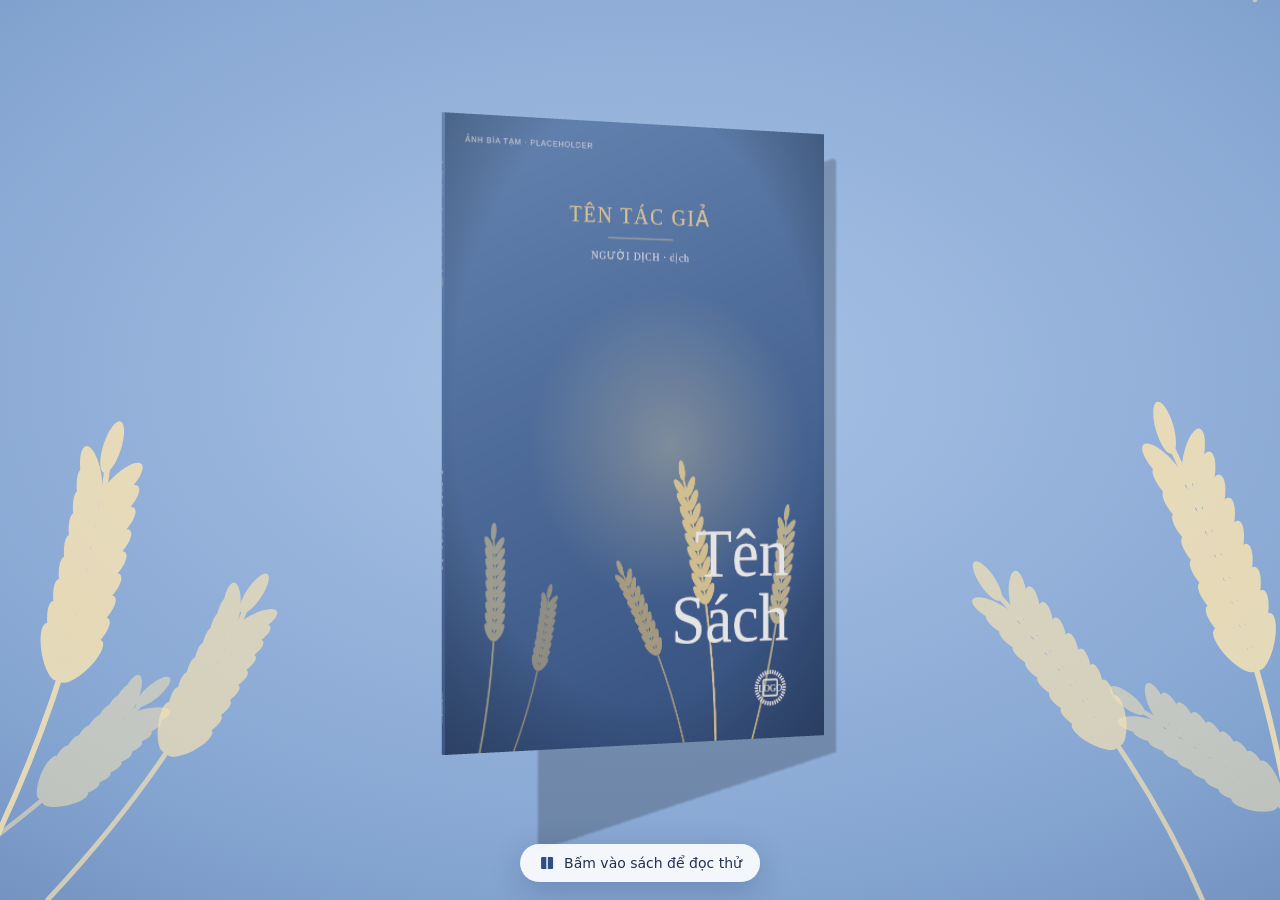
<file: wp-content/themes/hanhtrinhtrithuc/assets/book3d/index.html>
<!doctype html>
<html lang="vi">
<head>
  <meta charset="utf-8">
  <meta name="viewport" content="width=device-width, initial-scale=1, viewport-fit=cover">
  <title>Sách 3D – Đọc thử</title>
  <link rel="stylesheet" href="css/book3d.css" id="book3d-css">
</head>
<body>
  <div id="stage">
    <canvas id="book-canvas" aria-label="Sách 3D – đọc thử"></canvas>

    <div id="loader" role="status">
      <div class="spinner"></div>
      <span id="loader-text">Đang tải sách…</span>
    </div>

    <button id="hint" class="hidden" type="button">
      <svg viewBox="0 0 24 24" aria-hidden="true"><path d="M4 5.5C4 4.7 4.7 4 5.5 4H11v16H5.5C4.7 20 4 19.3 4 18.5v-13zM13 4h5.5c.8 0 1.5.7 1.5 1.5v13c0 .8-.7 1.5-1.5 1.5H13V4z"/></svg>
      <span id="hint-text">Bấm vào sách để đọc thử</span>
    </button>

    <div id="toolbar" class="hidden" role="toolbar" aria-label="Điều khiển sách">
      <button id="btn-prev" type="button" title="Trang trước (←)" aria-label="Trang trước">
        <svg viewBox="0 0 24 24"><path d="M15 5l-7 7 7 7"/></svg>
      </button>
      <span id="page-label" aria-live="polite">–</span>
      <input id="seek" type="range" min="1" max="1" step="1" value="1" aria-label="Chuyển nhanh tới trang">
      <button id="btn-next" type="button" title="Trang sau (→)" aria-label="Trang sau">
        <svg viewBox="0 0 24 24"><path d="M9 5l7 7-7 7"/></svg>
      </button>
      <span class="sep"></span>
      <button id="btn-zoom" type="button" title="Phóng to" aria-label="Phóng to">
        <svg viewBox="0 0 24 24"><circle cx="11" cy="11" r="6"/><path d="M20 20l-4.5-4.5M11 8v6M8 11h6"/></svg>
      </button>
      <button id="btn-full" type="button" title="Toàn màn hình" aria-label="Toàn màn hình">
        <svg viewBox="0 0 24 24"><path d="M4 9V4h5M15 4h5v5M20 15v5h-5M9 20H4v-5"/></svg>
      </button>
      <button id="btn-close" type="button" title="Gập sách (Esc)" aria-label="Gập sách">
        <svg viewBox="0 0 24 24"><path d="M6 6l12 12M18 6L6 18"/></svg>
      </button>
    </div>

    <div id="cta" class="hidden">
      <strong id="cta-title"></strong>
      <p id="cta-text"></p>
      <a id="cta-btn" href="#" target="_top" rel="noopener"></a>
    </div>

    <div id="fallback" class="hidden"></div>
  </div>

  <noscript><p style="padding:24px;text-align:center">Vui lòng bật JavaScript để xem sách.</p></noscript>
  <script>
    // ?ver=… từ trang chứa đi tiếp xuống mã nguồn, để lần cập nhật bộ sách
    // nào cũng tới được người đọc thay vì nằm lại trong bộ nhớ đệm trình
    // duyệt. Thiếu tham số này thì tải như thường.
    (function () {
      var ver = new URLSearchParams(location.search).get('ver');
      var q = ver ? '?ver=' + encodeURIComponent(ver) : '';

      if (ver) {
        var css = document.getElementById('book3d-css');
        if (css) css.href = 'css/book3d.css' + q;

        // Import map để dấu phiên bản đi tiếp xuống các mô-đun con:
        // ?ver trên book3d.js không tự lan sang pages.js và store.js.
        // Three.js không nằm đây - nó là thư viện không đổi, cứ để bộ
        // nhớ đệm giữ lại.
        // Khoá phải là địa chỉ đã giải xong: book3d.js nằm trong js/ nên
        // './pages.js' của nó trỏ tới <thư mục này>/js/pages.js.
        var base = location.origin + location.pathname.replace(/[^/]*$/, '');
        var map = document.createElement('script');
        map.type = 'importmap';
        // Cả khoá lẫn giá trị đều phải là địa chỉ đầy đủ: địa chỉ tương
        // đối kiểu "js/pages.js" bị import map coi là tên mô-đun bare.
        map.textContent = JSON.stringify({
          imports: {
            [base + 'js/pages.js']: base + 'js/pages.js' + q,
            [base + 'js/store.js']: base + 'js/store.js' + q
          }
        });
        document.head.appendChild(map);
      }

      var s = document.createElement('script');
      s.type = 'module';
      s.src = 'js/book3d.js' + q;
      document.head.appendChild(s);
    }());
  </script>
</body>
</html>
</file>
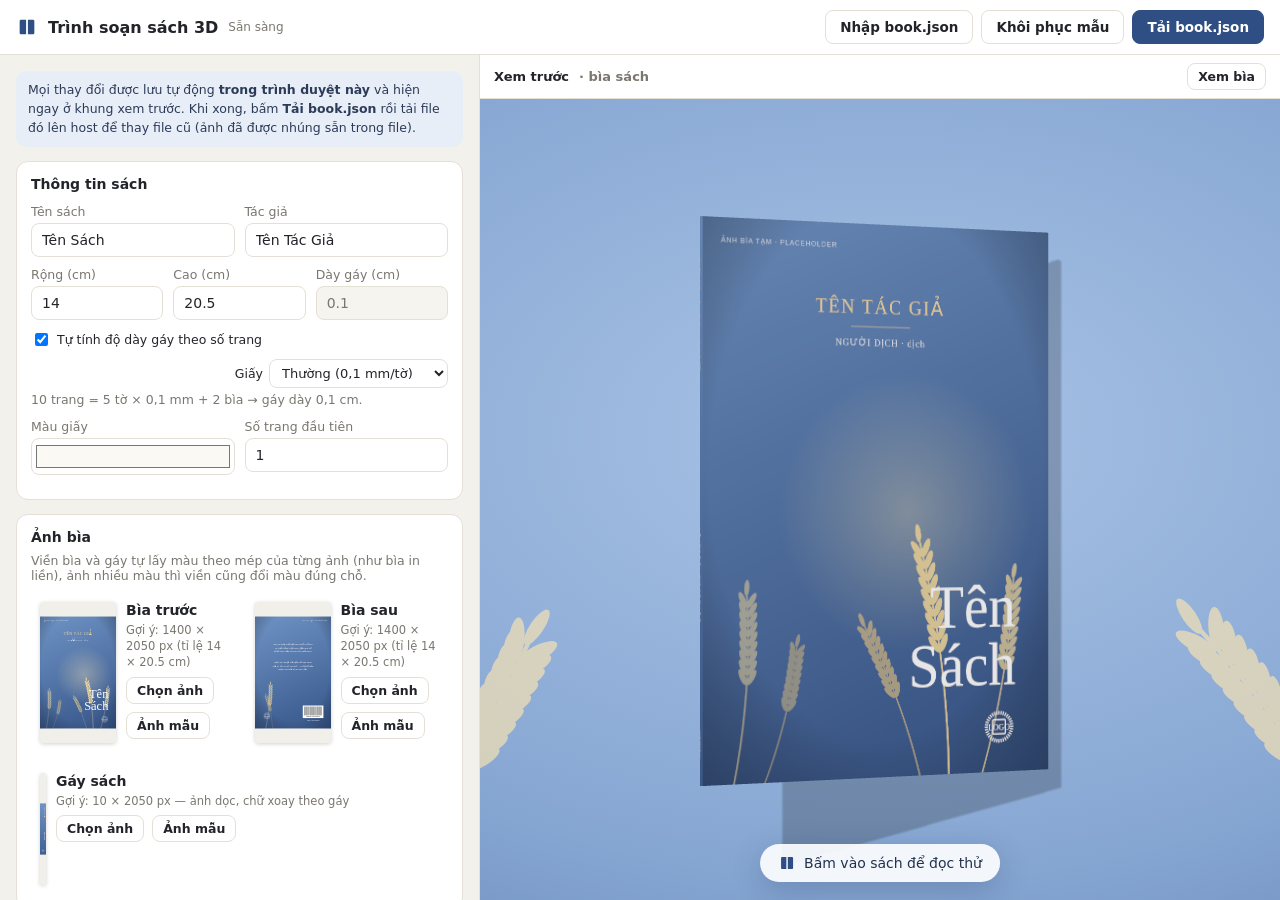
<file: wp-content/themes/hanhtrinhtrithuc/assets/book3d/editor.html>
<!doctype html>
<html lang="vi">
<head>
  <meta charset="utf-8">
  <meta name="viewport" content="width=device-width, initial-scale=1">
  <meta name="robots" content="noindex">
  <title>Trình soạn sách 3D</title>
  <link rel="stylesheet" href="css/editor.css">
</head>
<body>
  <header class="topbar">
    <div class="brand">
      <svg viewBox="0 0 24 24" aria-hidden="true"><path d="M4 5.5C4 4.7 4.7 4 5.5 4H11v16H5.5C4.7 20 4 19.3 4 18.5v-13zM13 4h5.5c.8 0 1.5.7 1.5 1.5v13c0 .8-.7 1.5-1.5 1.5H13V4z"/></svg>
      <h1>Trình soạn sách 3D</h1>
      <span id="status" class="status">Đang tải…</span>
    </div>
    <div class="actions">
      <label class="btn ghost" title="Mở một file book.json đã lưu">
        Nhập book.json<input id="import-file" type="file" accept=".json,application/json" hidden>
      </label>
      <button id="btn-reset" class="btn ghost" type="button">Khôi phục mẫu</button>
      <button id="btn-export" class="btn primary" type="button">Tải book.json</button>
    </div>
  </header>

  <div class="layout">
    <aside class="panel">
      <p class="note">
        Mọi thay đổi được lưu tự động <b>trong trình duyệt này</b> và hiện ngay ở khung xem trước.
        Khi xong, bấm <b>Tải book.json</b> rồi tải file đó lên host để thay file cũ (ảnh đã được nhúng sẵn trong file).
      </p>

      <!-- Thông tin sách -->
      <section class="card">
        <h2>Thông tin sách</h2>
        <div class="grid2">
          <label>Tên sách<input data-bind="title" placeholder="VD: Thầy Lang"></label>
          <label>Tác giả<input data-bind="author" placeholder="VD: Tadeusz Dołęga-Mostowicz"></label>
        </div>
        <div class="grid3">
          <label>Rộng (cm)<input data-bind="size.width" type="number" min="5" max="40" step="0.1"></label>
          <label>Cao (cm)<input data-bind="size.height" type="number" min="5" max="50" step="0.1"></label>
          <label>Dày gáy (cm)<input id="thickness" data-bind="size.thickness" type="number" min="0.1" max="10" step="0.1"></label>
        </div>
        <div class="thick-row">
          <label class="check"><input id="auto-thick" type="checkbox"> Tự tính độ dày gáy theo số trang</label>
          <label class="inline" id="paper-wrap">Giấy
            <select data-bind="paperThickness">
              <option value="0.08">Mỏng (0,08 mm/tờ)</option>
              <option value="0.1">Thường (0,1 mm/tờ)</option>
              <option value="0.13">Dày (0,13 mm/tờ)</option>
              <option value="0.16">Rất dày (0,16 mm/tờ)</option>
            </select>
          </label>
        </div>
        <p id="thick-note" class="muted small thick-note"></p>
        <div class="grid2">
          <label>Màu giấy<input data-bind="paperColor" type="color"></label>
          <label>Số trang đầu tiên<input data-bind="pageNumberStart" type="number" min="1" step="1"></label>
        </div>
      </section>

      <!-- Ảnh bìa -->
      <section class="card" data-focus="cover">
        <h2>Ảnh bìa</h2>
        <p class="muted small edge-note">Viền bìa và gáy tự lấy màu theo mép của từng ảnh (như bìa in liền),
          ảnh nhiều màu thì viền cũng đổi màu đúng chỗ.</p>
        <div class="covers">
          <div class="imgfield" data-path="cover.front" data-kind="cover" data-default="assets/cover-front.svg">
            <div class="thumb"><img alt=""><span>Kéo thả ảnh vào đây</span></div>
            <div class="meta">
              <strong>Bìa trước</strong>
              <small class="hint-size"></small>
              <div class="row">
                <label class="btn small">Chọn ảnh<input type="file" accept="image/*" hidden></label>
                <button class="btn small ghost" data-act="default" type="button">Ảnh mẫu</button>
              </div>
              <small class="warn"></small>
            </div>
          </div>
          <div class="imgfield" data-path="cover.back" data-kind="cover" data-default="assets/cover-back.svg">
            <div class="thumb"><img alt=""><span>Kéo thả ảnh vào đây</span></div>
            <div class="meta">
              <strong>Bìa sau</strong>
              <small class="hint-size"></small>
              <div class="row">
                <label class="btn small">Chọn ảnh<input type="file" accept="image/*" hidden></label>
                <button class="btn small ghost" data-act="default" type="button">Ảnh mẫu</button>
              </div>
              <small class="warn"></small>
            </div>
          </div>
          <div class="imgfield spine" data-path="cover.spine" data-kind="spine" data-default="assets/cover-spine.svg">
            <div class="thumb"><img alt=""><span>Gáy</span></div>
            <div class="meta">
              <strong>Gáy sách</strong>
              <small class="hint-size"></small>
              <div class="row">
                <label class="btn small">Chọn ảnh<input type="file" accept="image/*" hidden></label>
                <button class="btn small ghost" data-act="default" type="button">Ảnh mẫu</button>
              </div>
              <small class="warn"></small>
            </div>
          </div>
        </div>
      </section>

      <!-- Nội dung -->
      <section class="card">
        <h2>Nội dung sách <span id="page-count" class="pill">0 trang</span></h2>
        <div class="row content-tools">
          <button class="btn small" data-ins="chapter" type="button" title="Chèn dòng tiêu đề chương tại vị trí con trỏ">+ Chương mới</button>
          <button class="btn small" data-ins="break" type="button" title="Bắt đầu trang mới tại vị trí con trỏ">Ngắt trang</button>
          <label class="btn small" title="Chèn một trang ảnh tại vị trí con trỏ">+ Chèn ảnh<input id="img-insert" type="file" accept="image/*" hidden></label>
          <label class="inline">Cỡ chữ
            <select data-bind="fontScale">
              <option value="0.9">Nhỏ</option>
              <option value="1">Vừa</option>
              <option value="1.12">Lớn</option>
            </select>
          </label>
        </div>
        <textarea id="content" class="content" spellcheck="false"
          placeholder="Dán toàn bộ nội dung sách vào đây. Sách sẽ tự chia trang.&#10;&#10;# Chương I | Tên chương&#10;Đoạn văn thứ nhất…&#10;Đoạn văn thứ hai…"></textarea>
        <p id="content-stats" class="muted small stats"></p>
        <details class="syntax">
          <summary>Cách viết nội dung</summary>
          <ul>
            <li>Mỗi lần xuống dòng là một <b>đoạn mới</b> (dòng trống được bỏ qua). Sách tự chia trang, căn đều hai bên, thụt đầu dòng.</li>
            <li><code># Chương I | Người lạ cuối làng</code> — mở <b>chương mới</b> ở trang mới (phần trước dấu <code>|</code> là nhãn chương, có thể bỏ).
              Viết <code># Chương II: Tên chương</code> cũng được.</li>
            <li><code>---</code> — <b>ngắt trang</b>: nội dung sau đó sang trang mới.</li>
            <li><code>[ảnh: anh1]</code> — một <b>trang ảnh</b> (dùng nút <i>+ Chèn ảnh</i> để thêm).</li>
          </ul>
        </details>
        <div id="media" class="media"></div>
      </section>

      <!-- Toàn bộ trang -->
      <section class="card">
        <h2>Tất cả các trang <span id="page-count-2" class="pill">0</span></h2>
        <p class="muted small">Trang lẻ bên phải, trang chẵn bên trái. Bấm vào một trang để xem trong khung bên phải;
          đặt con trỏ trong ô nội dung cũng tự chuyển tới trang tương ứng.</p>
        <div id="pages" class="page-grid"></div>
      </section>

      <!-- Nút mua sách -->
      <section class="card">
        <h2>Cuối phần đọc thử</h2>
        <label>Tiêu đề<input data-bind="cta.title"></label>
        <label>Mô tả<input data-bind="cta.text"></label>
        <div class="grid2">
          <label>Chữ trên nút<input data-bind="cta.button"></label>
          <label>Link mua sách<input data-bind="cta.url" type="url" placeholder="https://"></label>
        </div>
        <label>Chữ gợi ý khi sách đang gập<input data-bind="texts.hint"></label>
      </section>
    </aside>

    <main class="preview">
      <div class="preview-bar">
        <span>Xem trước</span>
        <span id="preview-where" class="muted"></span>
        <button id="btn-show-cover" class="btn small ghost" type="button">Xem bìa</button>
      </div>
      <iframe id="preview" title="Xem trước sách 3D" allow="fullscreen"></iframe>
    </main>
  </div>

  <div id="toast" class="toast" role="status"></div>
  <script type="module" src="js/editor.js"></script>
</body>
</html>
</file>
<file: wp-content/themes/hanhtrinhtrithuc/assets/book3d/css/book3d.css>
:root {
  --ui-bg: rgba(255, 255, 255, 0.9);
  --ui-fg: #22324d;
  --ui-muted: #6b7a93;
  --accent: #2f4f84;
  --accent-fg: #fff;
  --shadow: 0 8px 30px rgba(20, 40, 80, 0.22);
}

* { box-sizing: border-box; }

html, body {
  margin: 0;
  height: 100%;
  overflow: hidden;
  background: #8fb0db;
  font-family: system-ui, -apple-system, "Segoe UI", Roboto, "Helvetica Neue", Arial, sans-serif;
  color: var(--ui-fg);
  -webkit-tap-highlight-color: transparent;
}

#stage {
  position: fixed;
  inset: 0;
  overflow: hidden;
  background-color: var(--bg-color, #8fb0db);
  background-image: var(--bg-image, radial-gradient(ellipse at 50% 40%, #a9c3e6, #6886b6));
  background-size: cover;
  background-position: center;
  user-select: none;
  -webkit-user-select: none;
}

#book-canvas {
  position: absolute;
  inset: 0;
  width: 100%;
  height: 100%;
  display: block;
  touch-action: pan-y;          /* vuốt dọc vẫn cuộn trang web chứa iframe */
  opacity: 0;
  transition: opacity 0.8s ease;
}
#book-canvas.ready { opacity: 1; }
#book-canvas.pointer { cursor: pointer; }
#book-canvas.grab { cursor: grab; }
#book-canvas.grabbing { cursor: grabbing; }

/* ---------- Loader ---------- */
#loader {
  position: absolute;
  inset: 0;
  display: flex;
  flex-direction: column;
  align-items: center;
  justify-content: center;
  gap: 14px;
  color: #fff;
  font-size: 14px;
  letter-spacing: 0.02em;
  transition: opacity 0.5s ease;
  pointer-events: none;
}
#loader.done { opacity: 0; }
.spinner {
  width: 34px;
  height: 34px;
  border-radius: 50%;
  border: 3px solid rgba(255, 255, 255, 0.35);
  border-top-color: #fff;
  animation: spin 0.9s linear infinite;
}
@keyframes spin { to { transform: rotate(360deg); } }

/* ---------- Gợi ý mở sách ---------- */
#hint {
  position: absolute;
  left: 50%;
  bottom: max(18px, env(safe-area-inset-bottom));
  transform: translateX(-50%);
  display: inline-flex;
  align-items: center;
  gap: 8px;
  padding: 10px 18px;
  border: 0;
  border-radius: 999px;
  background: var(--ui-bg);
  color: var(--ui-fg);
  font: inherit;
  font-size: 14px;
  box-shadow: var(--shadow);
  cursor: pointer;
  transition: opacity 0.4s ease, transform 0.4s ease;
  animation: pulse 2.4s ease-in-out infinite;
}
#hint svg { width: 18px; height: 18px; fill: var(--accent); }
@keyframes pulse {
  0%, 100% { box-shadow: var(--shadow), 0 0 0 0 rgba(255, 255, 255, 0.55); }
  50% { box-shadow: var(--shadow), 0 0 0 10px rgba(255, 255, 255, 0); }
}

/* ---------- Thanh công cụ ---------- */
#toolbar {
  position: absolute;
  left: 50%;
  bottom: max(14px, env(safe-area-inset-bottom));
  transform: translateX(-50%);
  display: flex;
  align-items: center;
  gap: 2px;
  padding: 5px;
  border-radius: 999px;
  background: var(--ui-bg);
  box-shadow: var(--shadow);
  backdrop-filter: blur(8px);
  -webkit-backdrop-filter: blur(8px);
  transition: opacity 0.35s ease, transform 0.35s ease;
}
#toolbar button {
  width: 38px;
  height: 38px;
  display: grid;
  place-items: center;
  border: 0;
  border-radius: 50%;
  background: transparent;
  color: var(--ui-fg);
  cursor: pointer;
  transition: background 0.2s ease;
}
#toolbar button:hover:not(:disabled) { background: rgba(47, 79, 132, 0.1); }
#toolbar button:disabled { opacity: 0.3; cursor: default; }
#toolbar button.active { background: rgba(47, 79, 132, 0.15); }
#toolbar svg {
  width: 20px;
  height: 20px;
  fill: none;
  stroke: currentColor;
  stroke-width: 2;
  stroke-linecap: round;
  stroke-linejoin: round;
}
#page-label {
  min-width: 92px;
  padding: 0 6px;
  text-align: center;
  font-size: 13px;
  font-variant-numeric: tabular-nums;
  color: var(--ui-fg);
  white-space: nowrap;
}
#seek {
  width: 130px;
  margin: 0 6px 0 2px;
  accent-color: #2f4f84;
  cursor: pointer;
}
#toolbar .sep {
  width: 1px;
  height: 22px;
  margin: 0 4px;
  background: rgba(34, 50, 77, 0.15);
}

/* ---------- Kêu gọi mua sách ---------- */
#cta {
  position: absolute;
  left: 50%;
  bottom: calc(max(14px, env(safe-area-inset-bottom)) + 62px);
  transform: translateX(-50%);
  width: min(360px, calc(100% - 32px));
  padding: 16px 18px;
  border-radius: 16px;
  background: var(--ui-bg);
  box-shadow: var(--shadow);
  text-align: center;
  transition: opacity 0.45s ease, transform 0.45s ease;
}
#cta strong { display: block; font-size: 15px; }
#cta p { margin: 6px 0 12px; font-size: 13px; color: var(--ui-muted); line-height: 1.45; }
#cta a {
  display: inline-block;
  padding: 9px 20px;
  border-radius: 999px;
  background: var(--accent);
  color: var(--accent-fg);
  text-decoration: none;
  font-size: 14px;
  font-weight: 600;
}
#cta a:hover { filter: brightness(1.1); }

.hidden {
  opacity: 0 !important;
  pointer-events: none !important;
}
#toolbar.hidden, #hint.hidden, #cta.hidden { transform: translate(-50%, 12px); }

/* ---------- Sách nằm trong iframe của trang khác (?embed=1) ---------- */
/* Trang chứa đã có nút đặt hàng thật ngay dưới sách, nên khối mời mua ở
   đây là nút mua thứ hai - dễ gây nhầm, và nó mở link bằng target _top
   nên sẽ điều hướng cả trang chứa. Nút toàn màn hình cũng bỏ: trong một
   popup hẹp thì phóng to bằng kính lúp hợp hơn. */
html[data-embed] #cta,
html[data-embed] #btn-full {
  display: none;
}

/* Trong iframe mà cấu hình KHÔNG khai màu nền: để trong suốt cho trang
   chứa tự quyết định, thay vì áp một mảng xanh cố định lên giữa popup.
   Có khai màu thì data-bg được bật và màu đó thắng - xem applyTheme(). */
html[data-embed]:not([data-bg]),
html[data-embed]:not([data-bg]) body,
html[data-embed]:not([data-bg]) #stage {
  background: transparent;
}

/* Có khai màu nền thì cả trang theo màu đó, không riêng #stage: lúc
   chuyển hướng màn hình hay bàn phím đẩy khung lên, mép ngoài #stage
   có thể lộ ra trong khoảnh khắc. */
html[data-bg],
html[data-bg] body {
  background: var(--bg-color, #8fb0db);
}

/* ---------- Dự phòng 2D (không có WebGL) ---------- */
#fallback {
  position: absolute;
  inset: 0;
  display: flex;
  flex-direction: column;
  align-items: center;
  justify-content: center;
  gap: 14px;
  padding: 16px;
}
#fallback.hidden { display: none; }
#fallback img {
  max-width: min(100%, 420px);
  max-height: calc(100% - 80px);
  border-radius: 3px;
  box-shadow: var(--shadow);
  background: #fff;
}
#fallback nav { display: flex; align-items: center; gap: 12px; }
#fallback button {
  padding: 8px 14px;
  border: 0;
  border-radius: 999px;
  background: var(--ui-bg);
  color: var(--ui-fg);
  font: inherit;
  cursor: pointer;
}

@media (max-width: 480px) {
  #toolbar button { width: 36px; height: 36px; }
  #page-label { min-width: 74px; font-size: 12px; }
  #seek { width: 70px; margin: 0 2px; }
}
@media (max-width: 380px) {
  #seek { display: none; }
}

@media (prefers-reduced-motion: reduce) {
  #hint { animation: none; }
}
</file>
<file: wp-content/themes/hanhtrinhtrithuc/assets/book3d/css/editor.css>
:root {
  --bg: #f3f1ec;
  --panel: #ffffff;
  --line: #e4e0d6;
  --text: #22242a;
  --muted: #7a776f;
  --accent: #2f4f84;
  --accent-soft: #e8eef8;
  --warn: #a2560f;
  --radius: 12px;
}
* { box-sizing: border-box; }
html, body { margin: 0; height: 100%; }
body {
  font-family: system-ui, -apple-system, "Segoe UI", Roboto, "Helvetica Neue", Arial, sans-serif;
  font-size: 14px;
  color: var(--text);
  background: var(--bg);
  display: flex;
  flex-direction: column;
}
h1 { font-size: 16px; margin: 0; font-weight: 650; }
h2 { font-size: 14px; margin: 0 0 12px; font-weight: 650; display: flex; align-items: center; gap: 8px; }
.muted { color: var(--muted); }
.small { font-size: 12.5px; }

/* ---------- Thanh trên ---------- */
.topbar {
  display: flex;
  align-items: center;
  justify-content: space-between;
  gap: 12px;
  padding: 10px 16px;
  background: var(--panel);
  border-bottom: 1px solid var(--line);
  flex-wrap: wrap;
}
.brand { display: flex; align-items: center; gap: 10px; }
.brand svg { width: 22px; height: 22px; fill: var(--accent); }
.status { font-size: 12px; color: var(--muted); }
.actions { display: flex; gap: 8px; flex-wrap: wrap; }

/* ---------- Bố cục ---------- */
.layout { flex: 1; display: flex; min-height: 0; }
.panel {
  width: 480px;
  flex: none;
  overflow-y: auto;
  padding: 16px;
  display: flex;
  flex-direction: column;
  gap: 14px;
  border-right: 1px solid var(--line);
}
.preview { flex: 1; display: flex; flex-direction: column; min-width: 0; }
.preview-bar {
  display: flex;
  align-items: center;
  gap: 10px;
  padding: 8px 14px;
  font-size: 13px;
  font-weight: 600;
  border-bottom: 1px solid var(--line);
  background: var(--panel);
}
.preview-bar .btn { margin-left: auto; }
.preview iframe { flex: 1; width: 100%; border: 0; background: #8fb0db; }

@media (max-width: 900px) {
  .layout { flex-direction: column; }
  .panel { width: 100%; border-right: 0; order: 2; overflow: visible; }
  .preview { height: 70vh; flex: none; order: 1; position: sticky; top: 0; z-index: 2; }
  body { display: block; height: auto; }
  html, body { height: auto; }
}

/* ---------- Thẻ & form ---------- */
.card { background: var(--panel); border: 1px solid var(--line); border-radius: var(--radius); padding: 14px; }
.note {
  margin: 0;
  padding: 10px 12px;
  border-radius: 10px;
  background: var(--accent-soft);
  color: #2b3b58;
  font-size: 12.5px;
  line-height: 1.5;
}
label { display: flex; flex-direction: column; gap: 4px; font-size: 12.5px; color: var(--muted); margin-bottom: 10px; }
input, select, textarea {
  font: inherit;
  font-size: 14px;
  color: var(--text);
  padding: 8px 10px;
  border: 1px solid var(--line);
  border-radius: 8px;
  background: #fff;
  width: 100%;
  min-width: 0;
}
textarea {
  resize: vertical;
  min-height: 150px;
  line-height: 1.55;
  font-family: Georgia, "Times New Roman", serif;
  font-size: 14.5px;
}
input:focus, select:focus, textarea:focus { outline: 2px solid var(--accent); outline-offset: -1px; border-color: transparent; }
input[type="color"] { padding: 2px; height: 37px; cursor: pointer; }
.grid2 { display: grid; grid-template-columns: 1fr 1fr; gap: 10px; }
.grid3 { display: grid; grid-template-columns: repeat(3, 1fr); gap: 10px; }
.row { display: flex; gap: 8px; flex-wrap: wrap; align-items: center; }
.checks { display: flex; gap: 16px; flex-wrap: wrap; }
.checks label { flex-direction: row; align-items: center; gap: 6px; color: var(--text); margin: 0; }
.checks input { width: auto; }
.pill {
  font-size: 11.5px;
  font-weight: 600;
  padding: 1px 8px;
  border-radius: 999px;
  background: var(--accent-soft);
  color: var(--accent);
}

/* ---------- Nút ---------- */
.btn {
  display: inline-flex;
  align-items: center;
  justify-content: center;
  gap: 6px;
  flex-direction: row;
  margin: 0;
  padding: 8px 14px;
  border: 1px solid var(--line);
  border-radius: 8px;
  background: #fff;
  color: var(--text);
  font: inherit;
  font-size: 13.5px;
  font-weight: 550;
  cursor: pointer;
  white-space: nowrap;
}
.btn:hover { border-color: #cfc9bb; background: #faf9f6; }
.btn.primary { background: var(--accent); border-color: var(--accent); color: #fff; }
.btn.primary:hover { filter: brightness(1.1); }
.btn.ghost { background: transparent; }
.btn.small { padding: 5px 10px; font-size: 12.5px; }
.icon-btn {
  width: 30px; height: 30px;
  display: grid; place-items: center;
  border: 0; border-radius: 7px;
  background: transparent; color: var(--muted);
  cursor: pointer; font-size: 15px;
}
.icon-btn:hover:not(:disabled) { background: #f1efe9; color: var(--text); }
.icon-btn:disabled { opacity: 0.3; cursor: default; }
.icon-btn.danger:hover { color: #b3261e; background: #fbeceb; }

/* ---------- Ô ảnh ---------- */
.covers { display: grid; grid-template-columns: 1fr 1fr; gap: 12px; }
.covers .spine { grid-column: 1 / -1; }
.imgfield {
  display: flex;
  gap: 10px;
  padding: 8px;
  border: 1px dashed transparent;
  border-radius: 10px;
  transition: border-color 0.15s, background 0.15s;
}
.imgfield.drag { border-color: var(--accent); background: var(--accent-soft); }
.imgfield .thumb {
  position: relative;
  width: 76px;
  aspect-ratio: var(--ratio, 0.683);
  flex: none;
  border-radius: 4px;
  overflow: hidden;
  background: #f1efe9;
  box-shadow: 0 1px 4px rgba(0, 0, 0, 0.18);
}
.imgfield.spine .thumb { width: 22px; }
.imgfield .thumb img { width: 100%; height: 100%; object-fit: fill; display: block; }
.imgfield .thumb span {
  position: absolute; inset: 0; display: none;
  place-items: center; text-align: center; padding: 4px;
  font-size: 10.5px; color: var(--muted);
}
.imgfield.empty .thumb img { display: none; }
.imgfield.empty .thumb span { display: grid; }
.imgfield .meta { display: flex; flex-direction: column; gap: 4px; min-width: 0; }
.imgfield .meta small { color: var(--muted); font-size: 11.5px; line-height: 1.4; }
.imgfield .meta .warn { color: var(--warn); }
.imgfield .row { margin-top: 2px; }

/* ---------- Danh sách trang ---------- */
.pages { display: flex; flex-direction: column; gap: 10px; margin-bottom: 12px; }
.page-card {
  border: 1px solid var(--line);
  border-radius: 10px;
  padding: 10px;
  background: #fcfbf8;
  transition: border-color 0.15s, box-shadow 0.15s;
}
.page-card.selected { border-color: var(--accent); box-shadow: 0 0 0 3px var(--accent-soft); background: #fff; }
.pc-head { display: flex; gap: 12px; }
.pc-thumb {
  width: 84px;
  flex: none;
  border-radius: 3px;
  box-shadow: 0 1px 5px rgba(0, 0, 0, 0.18);
  background: #fff;
  cursor: pointer;
  align-self: flex-start;
}
.pc-meta { flex: 1; min-width: 0; display: flex; flex-direction: column; gap: 8px; }
.pc-title { display: flex; align-items: baseline; gap: 8px; }
.pc-title strong { font-size: 14px; }
.pc-tools { display: flex; gap: 2px; margin-left: auto; }
.seg { display: inline-flex; padding: 3px; border-radius: 9px; background: #efece5; align-self: flex-start; }
.seg button {
  border: 0; background: transparent; font: inherit; font-size: 12.5px;
  padding: 5px 12px; border-radius: 7px; cursor: pointer; color: var(--muted);
}
.seg button.on { background: #fff; color: var(--text); box-shadow: 0 1px 3px rgba(0, 0, 0, 0.12); font-weight: 600; }
.pc-body { margin-top: 12px; }
.pc-body[hidden] { display: none; }
.fit-note { margin: 4px 0 0; font-size: 12px; color: var(--warn); }
.fit-note:empty { display: none; }
.add-row .btn { flex: 1; }

/* ---------- Toast ---------- */
.toast {
  position: fixed;
  left: 50%;
  bottom: 20px;
  transform: translate(-50%, 20px);
  padding: 10px 16px;
  border-radius: 10px;
  background: #22242a;
  color: #fff;
  font-size: 13px;
  opacity: 0;
  pointer-events: none;
  transition: opacity 0.25s, transform 0.25s;
  z-index: 10;
}
.toast.show { opacity: 1; transform: translate(-50%, 0); }

[hidden] { display: none !important; }

/* ---------- Nội dung dài ---------- */
.content-tools { margin-bottom: 8px; }
.content-tools .inline {
  flex-direction: row; align-items: center; gap: 6px; margin: 0 0 0 auto; color: var(--text);
}
.content-tools .inline select { width: auto; padding: 5px 8px; font-size: 13px; }
textarea.content {
  min-height: 46vh;
  font-size: 14px;
  line-height: 1.6;
}
.stats { margin: 6px 0 0; }
.syntax { margin-top: 8px; font-size: 12.5px; color: #3a3d44; }
.syntax summary { cursor: pointer; color: var(--accent); font-weight: 600; }
.syntax ul { margin: 8px 0 0; padding-left: 18px; line-height: 1.55; }
.syntax li { margin-bottom: 4px; }
code { font-family: ui-monospace, Menlo, Consolas, monospace; font-size: 12px; background: #f1efe9; padding: 1px 5px; border-radius: 4px; }

.media { display: flex; flex-direction: column; gap: 8px; margin-top: 10px; }
.media:empty { display: none; }
.media-item {
  display: flex; gap: 10px; align-items: flex-start;
  padding: 8px; border: 1px solid var(--line); border-radius: 10px; background: #fcfbf8;
}
.media-item img { width: 56px; aspect-ratio: var(--ratio, 0.683); object-fit: cover; border-radius: 3px; box-shadow: 0 1px 4px rgba(0,0,0,.18); flex: none; background: #fff; }
.media-item .mi-body { flex: 1; min-width: 0; display: flex; flex-direction: column; gap: 6px; }
.media-item .mi-head { display: flex; align-items: center; gap: 8px; }
.media-item .mi-head code { font-size: 11.5px; }
.media-item .mi-head .icon-btn { margin-left: auto; }
.media-item input, .media-item select { padding: 6px 8px; font-size: 13px; }
.media-item .unused { color: var(--warn); font-size: 11.5px; }

.page-grid {
  display: grid;
  grid-template-columns: repeat(auto-fill, minmax(78px, 1fr));
  gap: 12px 10px;
}
.pg {
  display: flex; flex-direction: column; align-items: center; gap: 4px;
  border: 0; padding: 0; background: none; cursor: pointer; font: inherit;
}
.pg canvas {
  width: 100%;
  aspect-ratio: var(--ratio, 0.683);
  border-radius: 3px;
  background: #fbf9f3;
  box-shadow: 0 1px 4px rgba(0, 0, 0, 0.18);
  transition: box-shadow 0.15s, transform 0.15s;
}
.pg:hover canvas { transform: translateY(-2px); }
.pg span { font-size: 11.5px; color: var(--muted); font-variant-numeric: tabular-nums; }
.pg.selected canvas { box-shadow: 0 0 0 3px var(--accent); }
.pg.selected span { color: var(--accent); font-weight: 650; }
.pg.cover canvas { background: var(--cover-color, #4a6a9e); }

/* ---------- Độ dày gáy ---------- */
.thick-row { display: flex; align-items: center; gap: 10px; flex-wrap: wrap; margin-bottom: 4px; }
.thick-row .check { flex-direction: row; align-items: center; gap: 6px; margin: 0; color: var(--text); }
.thick-row .check input { width: auto; }
.thick-row .inline { flex-direction: row; align-items: center; gap: 6px; margin: 0 0 0 auto; color: var(--text); }
.thick-row .inline select { width: auto; padding: 5px 8px; font-size: 13px; }
.thick-note { margin: 2px 0 12px; }
input[readonly] { background: #f6f4ef; color: var(--muted); }

/* ---------- Màu cạnh bìa (tự lấy từ ảnh gáy) ---------- */
.auto-color { display: flex; flex-direction: column; gap: 4px; margin-bottom: 10px; font-size: 12.5px; color: var(--muted); }
.auto-color .swatch-row { display: flex; align-items: center; gap: 8px; height: 37px; }
.auto-color .swatch {
  width: 46px; height: 28px; border-radius: 6px; flex: none;
  background: var(--cover-color, #4a6a9e); box-shadow: inset 0 0 0 1px rgba(0, 0, 0, 0.12);
}
.auto-color small { font-size: 11.5px; }
.edge-note { margin: -4px 0 10px; }
</file>
